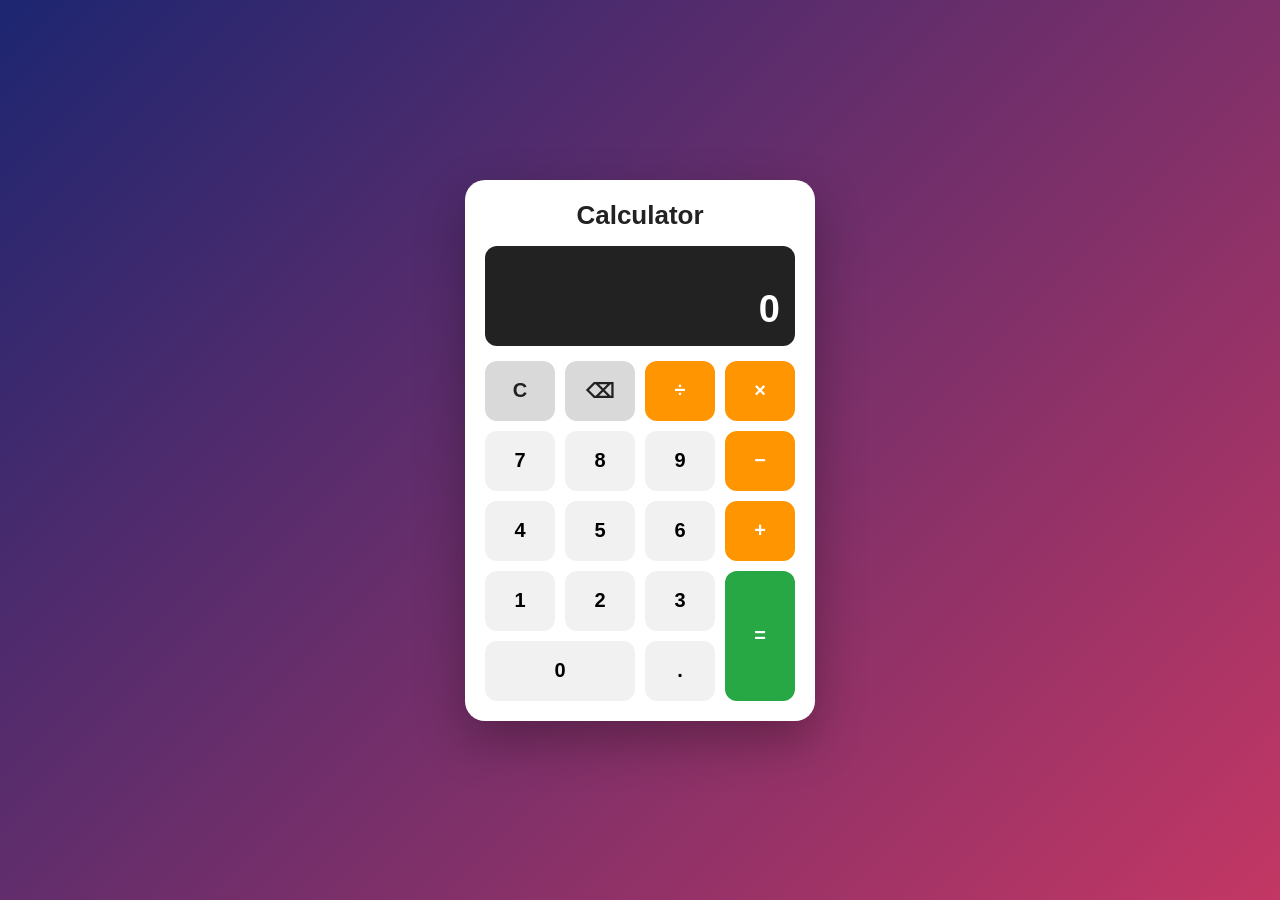
<file: WebDev-L2-Calculator/index.html>
<!DOCTYPE html>
<html lang="en">
<head>
    <meta charset="UTF-8">
    <meta name="viewport" content="width=device-width, initial-scale=1.0">

    <title>Modern Calculator</title>

    <link rel="stylesheet" href="style.css">
</head>

<body>

    <div class="calculator">

        <div class="calculator-header">
            <h1>Calculator</h1>
        </div>

        <div class="display">
            <div id="previous-display"></div>
            <div id="current-display">0</div>
        </div>

        <div class="buttons">

            <button class="function" data-action="clear">C</button>
            <button class="function" data-action="backspace">⌫</button>
            <button class="operator" data-operator="/">÷</button>
            <button class="operator" data-operator="*">×</button>

            <button data-number="7">7</button>
            <button data-number="8">8</button>
            <button data-number="9">9</button>
            <button class="operator" data-operator="-">−</button>

            <button data-number="4">4</button>
            <button data-number="5">5</button>
            <button data-number="6">6</button>
            <button class="operator" data-operator="+">+</button>

            <button data-number="1">1</button>
            <button data-number="2">2</button>
            <button data-number="3">3</button>
            <button class="equals" data-action="equals">=</button>

            <button class="zero" data-number="0">0</button>
            <button data-number=".">.</button>

        </div>

    </div>

    <script src="script.js"></script>

</body>
</html>
</file>
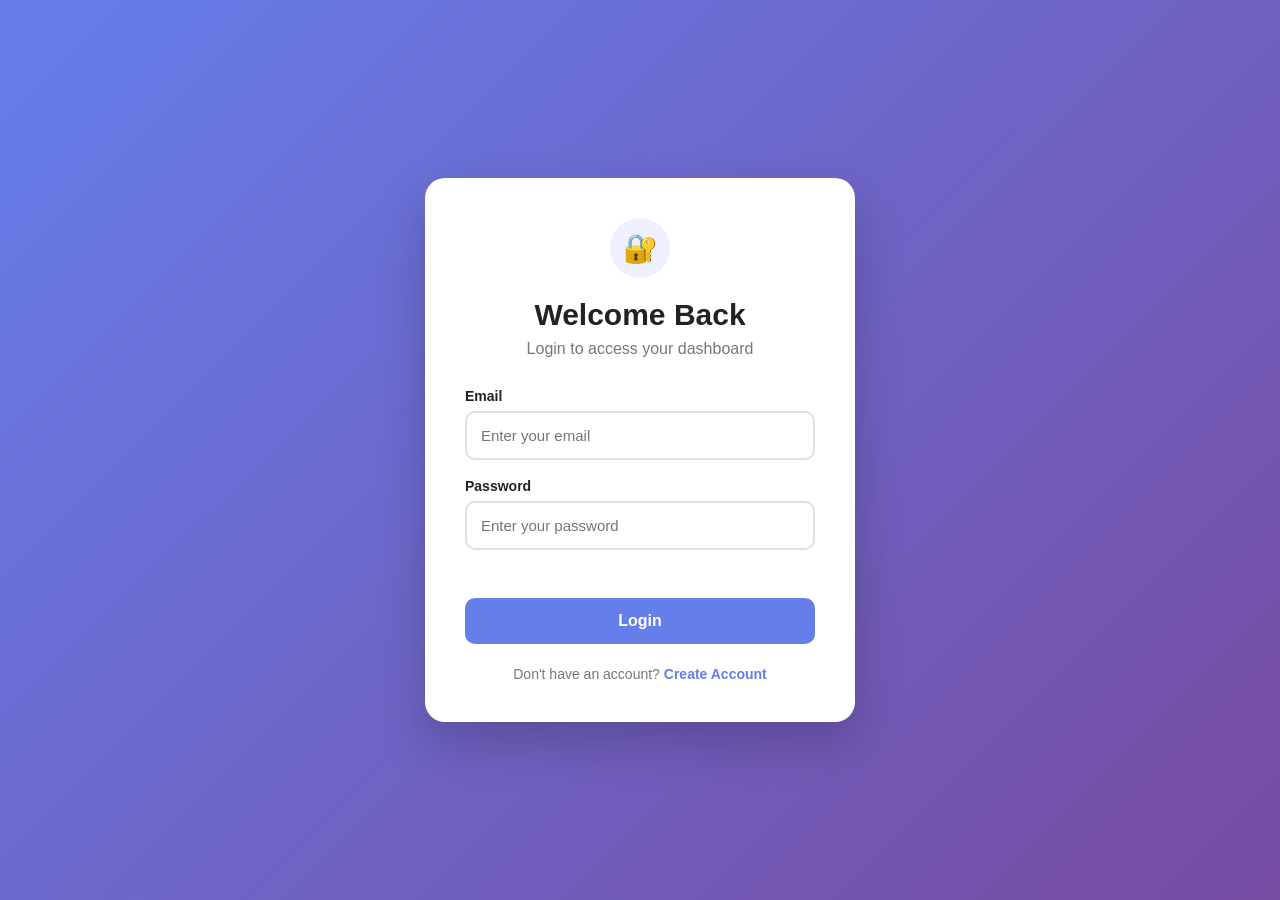
<file: WebDev-L2-LoginAuthentication/index.html>
<!DOCTYPE html>
<html lang="en">

<head>
    <meta charset="UTF-8">
    <meta name="viewport" content="width=device-width, initial-scale=1.0">

    <title>Login | Secure Portal</title>

    <link rel="stylesheet" href="style.css">
</head>

<body>

    <div class="auth-container">

        <div class="auth-card">

            <div class="logo">🔐</div>

            <h1>Welcome Back</h1>

            <p class="subtitle">
                Login to access your dashboard
            </p>

            <form id="login-form">

                <!-- Email -->

                <div class="input-group">

                    <label for="login-email">Email</label>

                    <input
                        type="email"
                        id="login-email"
                        placeholder="Enter your email"
                        required
                    >

                </div>


                <!-- Password -->

                <div class="input-group">

                    <label for="login-password">Password</label>

                    <input
                        type="password"
                        id="login-password"
                        placeholder="Enter your password"
                        required
                    >

                </div>


                <!-- Error Message -->

                <p id="login-error" class="error-message"></p>


                <!-- Login Button -->

                <button type="submit" class="primary-btn">
                    Login
                </button>

            </form>


            <p class="switch-page">

                Don't have an account?

                <a href="register.html">
                    Create Account
                </a>

            </p>

        </div>

    </div>


    <script src="script.js"></script>

</body>

</html>
</file>
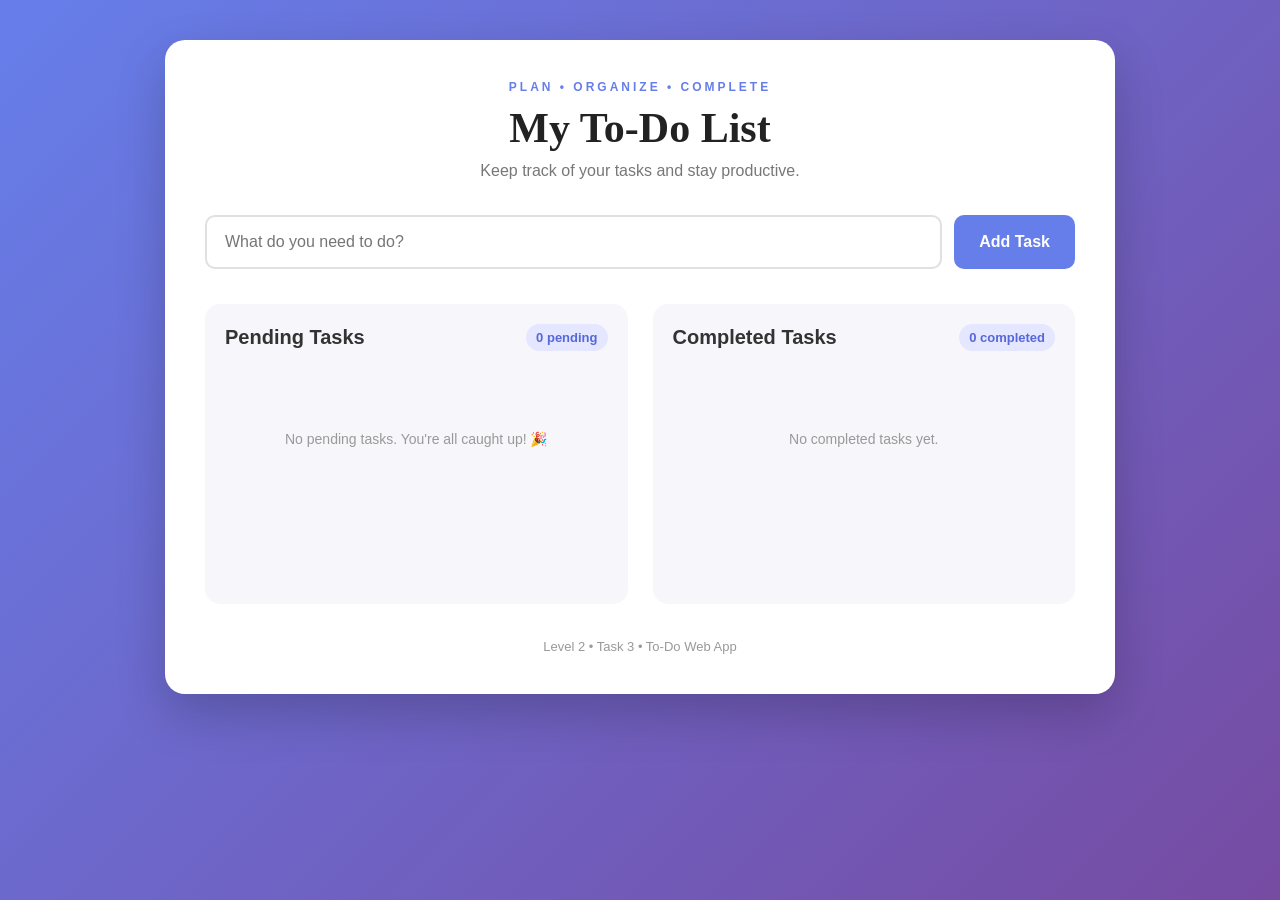
<file: WebDev-L2-TodoApp/index.html>
<!DOCTYPE html>
<html lang="en">

<head>
    <meta charset="UTF-8">

    <meta name="viewport" content="width=device-width, initial-scale=1.0">

    <title>My To-Do List</title>

    <link rel="stylesheet" href="style.css">
</head>

<body>

    <div class="container">

        <header>
            <p class="subtitle">PLAN • ORGANIZE • COMPLETE</p>
            <h1>My To-Do List</h1>
            <p class="description">
                Keep track of your tasks and stay productive.
            </p>
        </header>


        <!-- Add Task -->

        <div class="add-task">

            <input
                type="text"
                id="task-input"
                placeholder="What do you need to do?"
                maxlength="100"
            >

            <button id="add-task-btn">
                Add Task
            </button>

        </div>


        <!-- Task Lists -->

        <div class="task-container">

            <!-- Pending Tasks -->

            <section class="task-section">

                <div class="section-header">

                    <h2>Pending Tasks</h2>

                    <span id="pending-count">
                        0 pending
                    </span>

                </div>

                <div id="pending-list" class="task-list">

                    <p class="empty-message">
                        No pending tasks. You're all caught up! 🎉
                    </p>

                </div>

            </section>


            <!-- Completed Tasks -->

            <section class="task-section">

                <div class="section-header">

                    <h2>Completed Tasks</h2>

                    <span id="completed-count">
                        0 completed
                    </span>

                </div>

                <div id="completed-list" class="task-list">

                    <p class="empty-message">
                        No completed tasks yet.
                    </p>

                </div>

            </section>

        </div>


        <footer>
            <p>Level 2 • Task 3 • To-Do Web App</p>
        </footer>

    </div>


    <script src="script.js"></script>

</body>

</html>
</file>
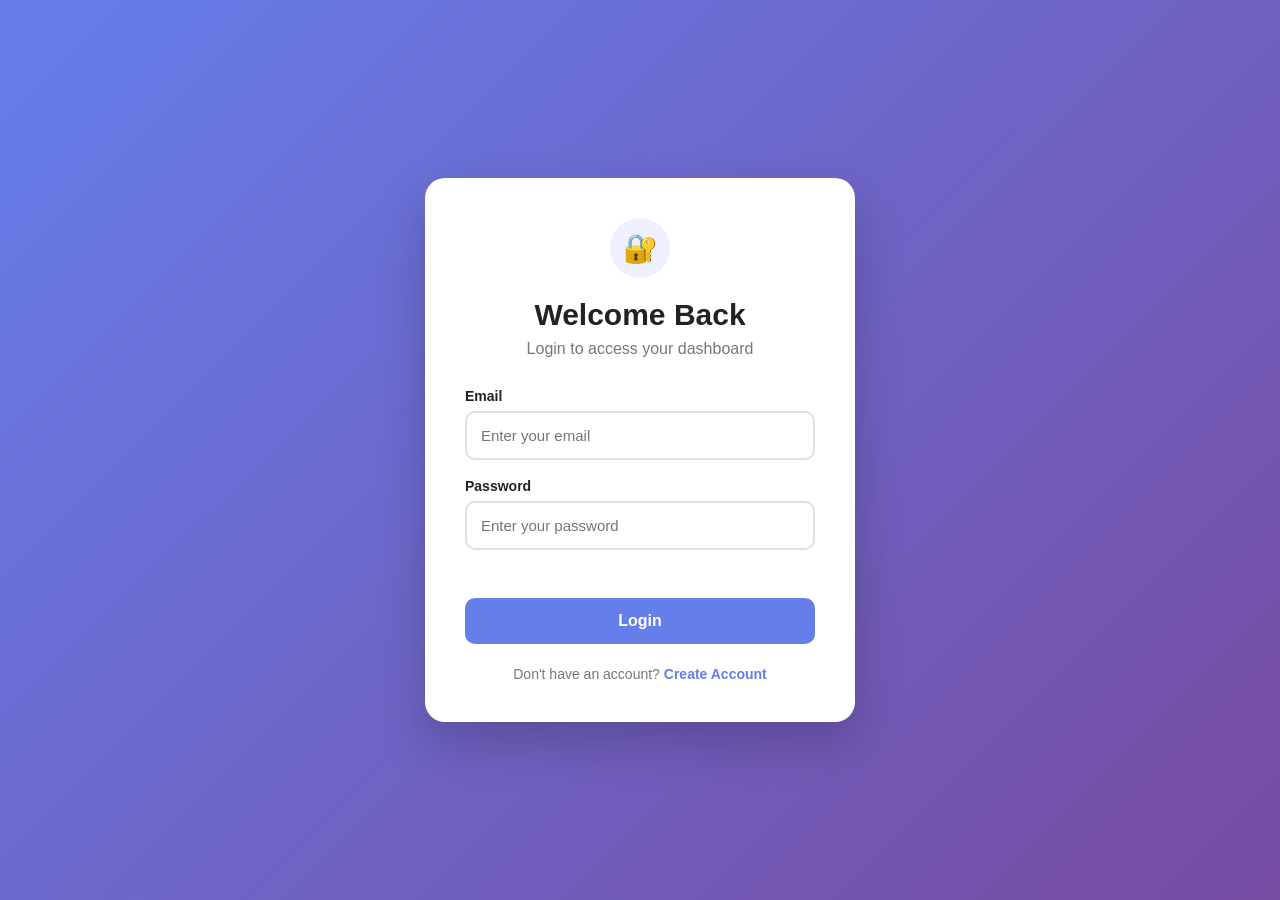
<file: WebDev-L2-LoginAuthentication/dashboard.html>
<!DOCTYPE html>
<html lang="en">

<head>
    <meta charset="UTF-8">
    <meta name="viewport" content="width=device-width, initial-scale=1.0">

    <title>Dashboard | Secure Portal</title>

    <link rel="stylesheet" href="style.css">
</head>

<body>

    <div class="dashboard">

        <nav class="navbar">

            <div class="brand">
                🔐 Secure Portal
            </div>

            <button id="logout-btn" class="logout-btn">
                Logout
            </button>

        </nav>


        <main class="dashboard-content">

            <div class="welcome-card">

                <div class="welcome-icon">👋</div>

                <h1>
                    Welcome, <span id="user-name"></span>!
                </h1>

                <p>You have successfully logged in.</p>

                <div class="account-info">

                    <p>
                        <strong>Email:</strong>
                        <span id="user-email"></span>
                    </p>

                    <p>
                        <strong>Status:</strong>
                        <span class="status">Active</span>
                    </p>

                </div>

            </div>


            <div class="feature-grid">

                <div class="feature-card">
                    <span>🔒</span>
                    <h3>Protected</h3>
                    <p>
                        This dashboard is accessible only
                        after successful login.
                    </p>
                </div>

                <div class="feature-card">
                    <span>🛡️</span>
                    <h3>Secure</h3>
                    <p>
                        Your account credentials are protected
                        using password hashing.
                    </p>
                </div>

                <div class="feature-card">
                    <span>✅</span>
                    <h3>Verified</h3>
                    <p>
                        Your account has been successfully
                        authenticated.
                    </p>
                </div>

            </div>

        </main>

    </div>

    <script src="script.js"></script>

</body>
</html>
</file>
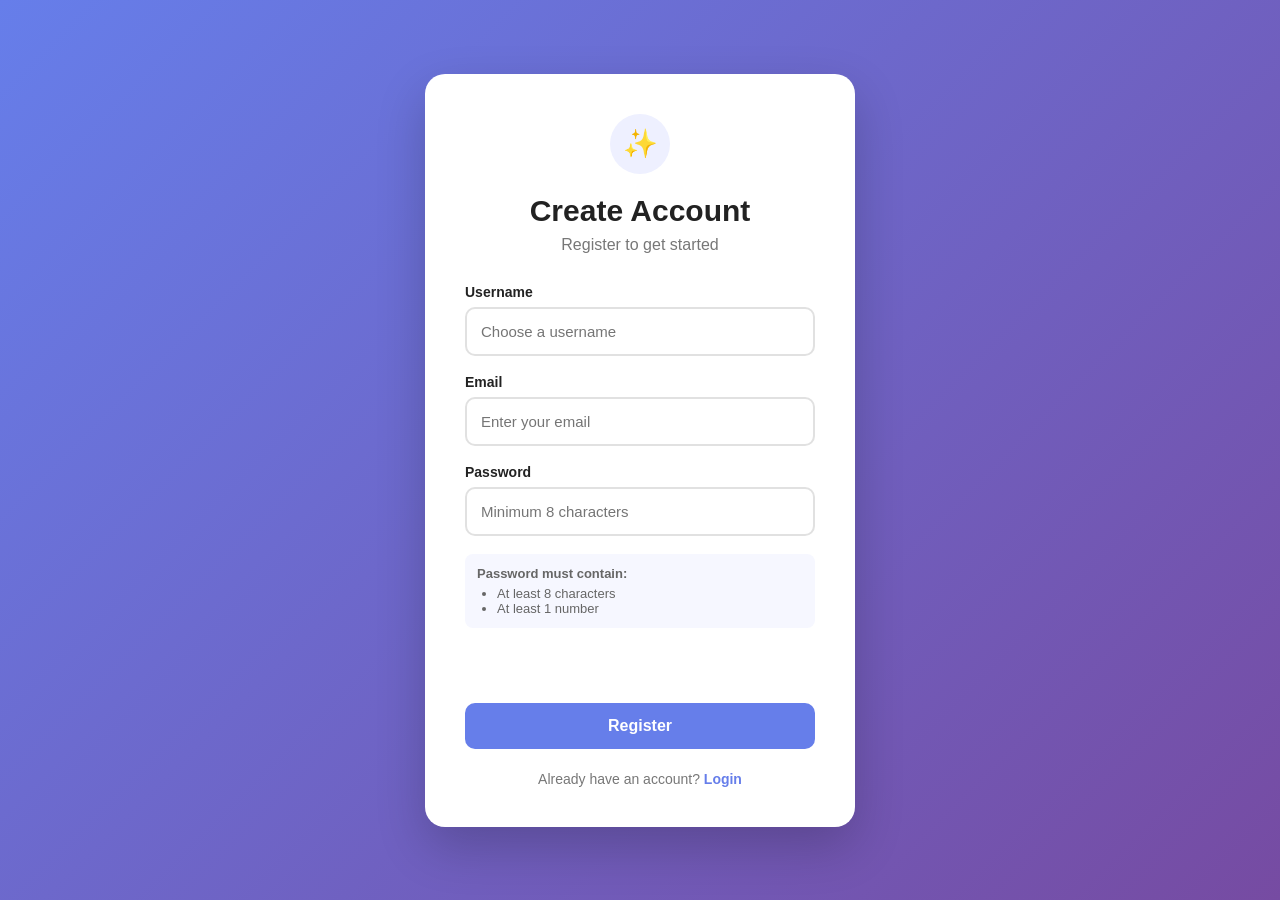
<file: WebDev-L2-LoginAuthentication/register.html>
<!DOCTYPE html>
<html lang="en">
<head>
    <meta charset="UTF-8">
    <meta name="viewport" content="width=device-width, initial-scale=1.0">
    <title>Register | Secure Portal</title>
    <link rel="stylesheet" href="style.css">
</head>

<body>

    <div class="auth-container">
        <div class="auth-card">

            <div class="logo">✨</div>

            <h1>Create Account</h1>

            <p class="subtitle">Register to get started</p>

            <form id="register-form">

                <div class="input-group">
                    <label for="register-username">Username</label>
                    <input type="text" id="register-username"
                        placeholder="Choose a username" required>
                </div>

                <div class="input-group">
                    <label for="register-email">Email</label>
                    <input type="email" id="register-email"
                        placeholder="Enter your email" required>
                </div>

                <div class="input-group">
                    <label for="register-password">Password</label>
                    <input type="password" id="register-password"
                        placeholder="Minimum 8 characters" required>
                </div>

                <div class="password-rules">
                    <p>Password must contain:</p>
                    <ul>
                        <li>At least 8 characters</li>
                        <li>At least 1 number</li>
                    </ul>
                </div>

                <p id="register-error" class="error-message"></p>
                <p id="register-success" class="success-message"></p>

                <button type="submit" class="primary-btn">
                    Register
                </button>

            </form>

            <p class="switch-page">
                Already have an account?
                <a href="index.html">Login</a>
            </p>

        </div>
    </div>

    <script src="script.js"></script>

</body>
</html>
</file>
<file: WebDev-L2-Calculator/style.css>
* {
    margin: 0;
    padding: 0;
    box-sizing: border-box;
}

body {
    min-height: 100vh;

    display: flex;
    justify-content: center;
    align-items: center;

    font-family: Arial, sans-serif;

    background: linear-gradient(135deg, #1d2671, #c33764);
}

.calculator {
    width: 350px;

    padding: 20px;

    border-radius: 20px;

    background: #ffffff;

    box-shadow: 0 20px 50px rgba(0, 0, 0, 0.3);
}

.calculator-header {
    text-align: center;
    margin-bottom: 15px;
}

.calculator-header h1 {
    font-size: 26px;
    color: #222;
}

.display {
    min-height: 100px;

    padding: 15px;

    margin-bottom: 15px;

    border-radius: 12px;

    background: #222;

    color: white;

    text-align: right;

    display: flex;
    flex-direction: column;
    justify-content: flex-end;

    overflow: hidden;
}

#previous-display {
    min-height: 25px;

    font-size: 16px;

    color: #aaa;
}

#current-display {
    font-size: 38px;

    font-weight: bold;

    word-wrap: break-word;
    word-break: break-all;
}

.buttons {
    display: grid;

    grid-template-columns: repeat(4, 1fr);

    gap: 10px;
}

button {
    height: 60px;

    border: none;

    border-radius: 12px;

    font-size: 20px;

    font-weight: bold;

    cursor: pointer;

    background: #f1f1f1;

    transition: 0.2s;
}

button:hover {
    transform: scale(1.04);

    background: #ddd;
}

button:active {
    transform: scale(0.96);
}

.operator {
    background: #ff9500;

    color: white;
}

.operator:hover {
    background: #e68600;
}

.function {
    background: #d9d9d9;

    color: #222;
}

.equals {
    grid-row: span 2;

    background: #28a745;

    color: white;

    height: 130px;
}

.equals:hover {
    background: #218838;
}

.zero {
    grid-column: span 2;
}

@media (max-width: 400px) {

    .calculator {
        width: 90%;
    }

    button {
        height: 55px;

        font-size: 18px;
    }

    .equals {
        height: 120px;
    }
}
</file>
<file: WebDev-L2-LoginAuthentication/style.css>
* {
    margin: 0;
    padding: 0;
    box-sizing: border-box;
}

body {
    min-height: 100vh;
    font-family: Arial, sans-serif;
    background: linear-gradient(135deg, #667eea, #764ba2);
    color: #222;
}


/* ================= AUTH PAGES ================= */

.auth-container {
    min-height: 100vh;
    display: flex;
    justify-content: center;
    align-items: center;
    padding: 25px;
}

.auth-card {
    width: 100%;
    max-width: 430px;
    background: white;
    padding: 40px;
    border-radius: 20px;
    box-shadow: 0 20px 50px rgba(0, 0, 0, 0.2);
}

.logo {
    width: 60px;
    height: 60px;
    display: flex;
    justify-content: center;
    align-items: center;
    margin: 0 auto 20px;
    border-radius: 50%;
    background: #eef0ff;
    font-size: 28px;
}

.auth-card h1 {
    text-align: center;
    font-size: 30px;
    margin-bottom: 8px;
}

.subtitle {
    text-align: center;
    color: #777;
    margin-bottom: 30px;
}

.input-group {
    margin-bottom: 18px;
}

.input-group label {
    display: block;
    margin-bottom: 7px;
    font-weight: bold;
    font-size: 14px;
}

.input-group input {
    width: 100%;
    padding: 14px;
    border: 2px solid #e1e1e1;
    border-radius: 10px;
    font-size: 15px;
    outline: none;
}

.input-group input:focus {
    border-color: #667eea;
}

.password-rules {
    padding: 12px;
    margin-bottom: 15px;
    background: #f6f7ff;
    border-radius: 8px;
    font-size: 13px;
    color: #666;
}

.password-rules p {
    font-weight: bold;
    margin-bottom: 5px;
}

.password-rules ul {
    padding-left: 20px;
}

.primary-btn {
    width: 100%;
    padding: 14px;
    border: none;
    border-radius: 10px;
    background: #667eea;
    color: white;
    font-size: 16px;
    font-weight: bold;
    cursor: pointer;
    transition: 0.2s;
}

.primary-btn:hover {
    background: #5568d9;
    transform: translateY(-2px);
}

.error-message {
    min-height: 20px;
    margin-bottom: 10px;
    color: #d32f2f;
    font-size: 13px;
    text-align: center;
}

.success-message {
    min-height: 20px;
    margin-bottom: 10px;
    color: #238b45;
    font-size: 13px;
    text-align: center;
}

.switch-page {
    text-align: center;
    margin-top: 22px;
    color: #777;
    font-size: 14px;
}

.switch-page a {
    color: #667eea;
    font-weight: bold;
    text-decoration: none;
}


/* ================= DASHBOARD ================= */

.dashboard {
    min-height: 100vh;
    background: #f5f6fa;
}

.navbar {
    height: 70px;
    padding: 0 7%;
    display: flex;
    align-items: center;
    justify-content: space-between;
    background: white;
    box-shadow: 0 2px 10px rgba(0, 0, 0, 0.08);
}

.brand {
    font-size: 20px;
    font-weight: bold;
}

.logout-btn {
    padding: 10px 20px;
    border: none;
    border-radius: 8px;
    background: #ff5252;
    color: white;
    font-weight: bold;
    cursor: pointer;
}

.logout-btn:hover {
    background: #e04444;
}

.dashboard-content {
    max-width: 1000px;
    margin: auto;
    padding: 60px 25px;
}

.welcome-card {
    background: white;
    padding: 45px;
    border-radius: 20px;
    text-align: center;
    box-shadow: 0 8px 25px rgba(0, 0, 0, 0.08);
    margin-bottom: 30px;
}

.welcome-icon {
    font-size: 45px;
    margin-bottom: 10px;
}

.welcome-card h1 {
    font-family: Georgia, serif;
    font-size: 35px;
    margin-bottom: 10px;
}

.welcome-card h1 span {
    color: #667eea;
}

.welcome-card > p {
    color: #777;
    margin-bottom: 25px;
}

.account-info {
    max-width: 400px;
    margin: auto;
    padding: 20px;
    background: #f7f8ff;
    border-radius: 12px;
    text-align: left;
}

.account-info p {
    margin: 8px 0;
}

.status {
    color: #238b45;
    font-weight: bold;
}


/* Feature Cards */

.feature-grid {
    display: grid;
    grid-template-columns: repeat(3, 1fr);
    gap: 20px;
}

.feature-card {
    background: white;
    padding: 30px;
    border-radius: 15px;
    text-align: center;
    box-shadow: 0 5px 20px rgba(0, 0, 0, 0.06);
}

.feature-card span {
    font-size: 35px;
}

.feature-card h3 {
    margin: 12px 0 8px;
}

.feature-card p {
    color: #777;
    font-size: 14px;
}


/* ================= RESPONSIVE ================= */

@media (max-width: 700px) {

    .auth-card {
        padding: 30px 22px;
    }

    .navbar {
        padding: 0 20px;
    }

    .feature-grid {
        grid-template-columns: 1fr;
    }

    .welcome-card {
        padding: 30px 20px;
    }

    .welcome-card h1 {
        font-size: 28px;
    }
}
</file>
<file: WebDev-L2-TodoApp/style.css>
* {
    margin: 0;
    padding: 0;
    box-sizing: border-box;
}

body {
    min-height: 100vh;

    font-family: Arial, sans-serif;

    background: linear-gradient(135deg, #667eea, #764ba2);

    padding: 40px 20px;
}

.container {
    max-width: 950px;

    margin: auto;

    background: #ffffff;

    border-radius: 20px;

    padding: 40px;

    box-shadow: 0 20px 50px rgba(0, 0, 0, 0.2);
}


/* Header */

header {
    text-align: center;

    margin-bottom: 35px;
}

.subtitle {
    font-size: 12px;

    letter-spacing: 3px;

    font-weight: bold;

    color: #667eea;

    margin-bottom: 10px;
}

header h1 {
    font-family: Georgia, serif;

    font-size: 42px;

    color: #222;

    margin-bottom: 10px;
}

.description {
    color: #777;

    font-size: 16px;
}


/* Add Task */

.add-task {
    display: flex;

    gap: 12px;

    margin-bottom: 35px;
}

#task-input {
    flex: 1;

    padding: 16px 18px;

    border: 2px solid #e0e0e0;

    border-radius: 10px;

    font-size: 16px;

    outline: none;

    transition: 0.2s;
}

#task-input:focus {
    border-color: #667eea;
}

#add-task-btn {
    padding: 0 25px;

    border: none;

    border-radius: 10px;

    background: #667eea;

    color: white;

    font-size: 16px;

    font-weight: bold;

    cursor: pointer;

    transition: 0.2s;
}

#add-task-btn:hover {
    background: #5568d9;

    transform: translateY(-2px);
}


/* Task Container */

.task-container {
    display: grid;

    grid-template-columns: 1fr 1fr;

    gap: 25px;
}

.task-section {
    background: #f7f7fb;

    border-radius: 15px;

    padding: 20px;

    min-height: 300px;
}


/* Section Header */

.section-header {
    display: flex;

    justify-content: space-between;

    align-items: center;

    margin-bottom: 20px;
}

.section-header h2 {
    font-size: 20px;

    color: #333;
}

.section-header span {
    font-size: 13px;

    background: #e4e7ff;

    color: #5568d9;

    padding: 6px 10px;

    border-radius: 20px;

    font-weight: bold;
}


/* Task Item */

.task-item {
    background: white;

    padding: 15px;

    border-radius: 10px;

    margin-bottom: 12px;

    box-shadow: 0 3px 10px rgba(0, 0, 0, 0.06);

    display: flex;

    align-items: center;

    gap: 10px;
}

.task-content {
    flex: 1;

    min-width: 0;
}

.task-text {
    color: #333;

    font-size: 15px;

    word-break: break-word;
}

.task-time {
    display: block;

    font-size: 11px;

    color: #999;

    margin-top: 5px;
}


/* Completed task */

.completed .task-text {
    text-decoration: line-through;

    color: #999;
}


/* Buttons */

.task-actions {
    display: flex;

    gap: 6px;
}

.task-actions button {
    border: none;

    border-radius: 7px;

    padding: 7px 9px;

    cursor: pointer;

    font-size: 12px;

    transition: 0.2s;
}

.complete-btn {
    background: #d9f5df;

    color: #238b3d;
}

.edit-btn {
    background: #fff0cc;

    color: #a56a00;
}

.delete-btn {
    background: #ffe0e0;

    color: #c62828;
}

.task-actions button:hover {
    transform: scale(1.05);
}


/* Empty message */

.empty-message {
    text-align: center;

    color: #999;

    padding: 60px 10px;

    font-size: 14px;
}


/* Footer */

footer {
    text-align: center;

    margin-top: 35px;

    color: #999;

    font-size: 13px;
}


/* Responsive */

@media (max-width: 700px) {

    .container {
        padding: 25px;
    }

    header h1 {
        font-size: 34px;
    }

    .add-task {
        flex-direction: column;
    }

    #add-task-btn {
        height: 50px;
    }

    .task-container {
        grid-template-columns: 1fr;
    }
}

@media (max-width: 450px) {

    body {
        padding: 15px;
    }

    .container {
        padding: 20px;
    }

    .task-item {
        align-items: flex-start;
    }

    .task-actions {
        flex-direction: column;
    }
}
</file>
